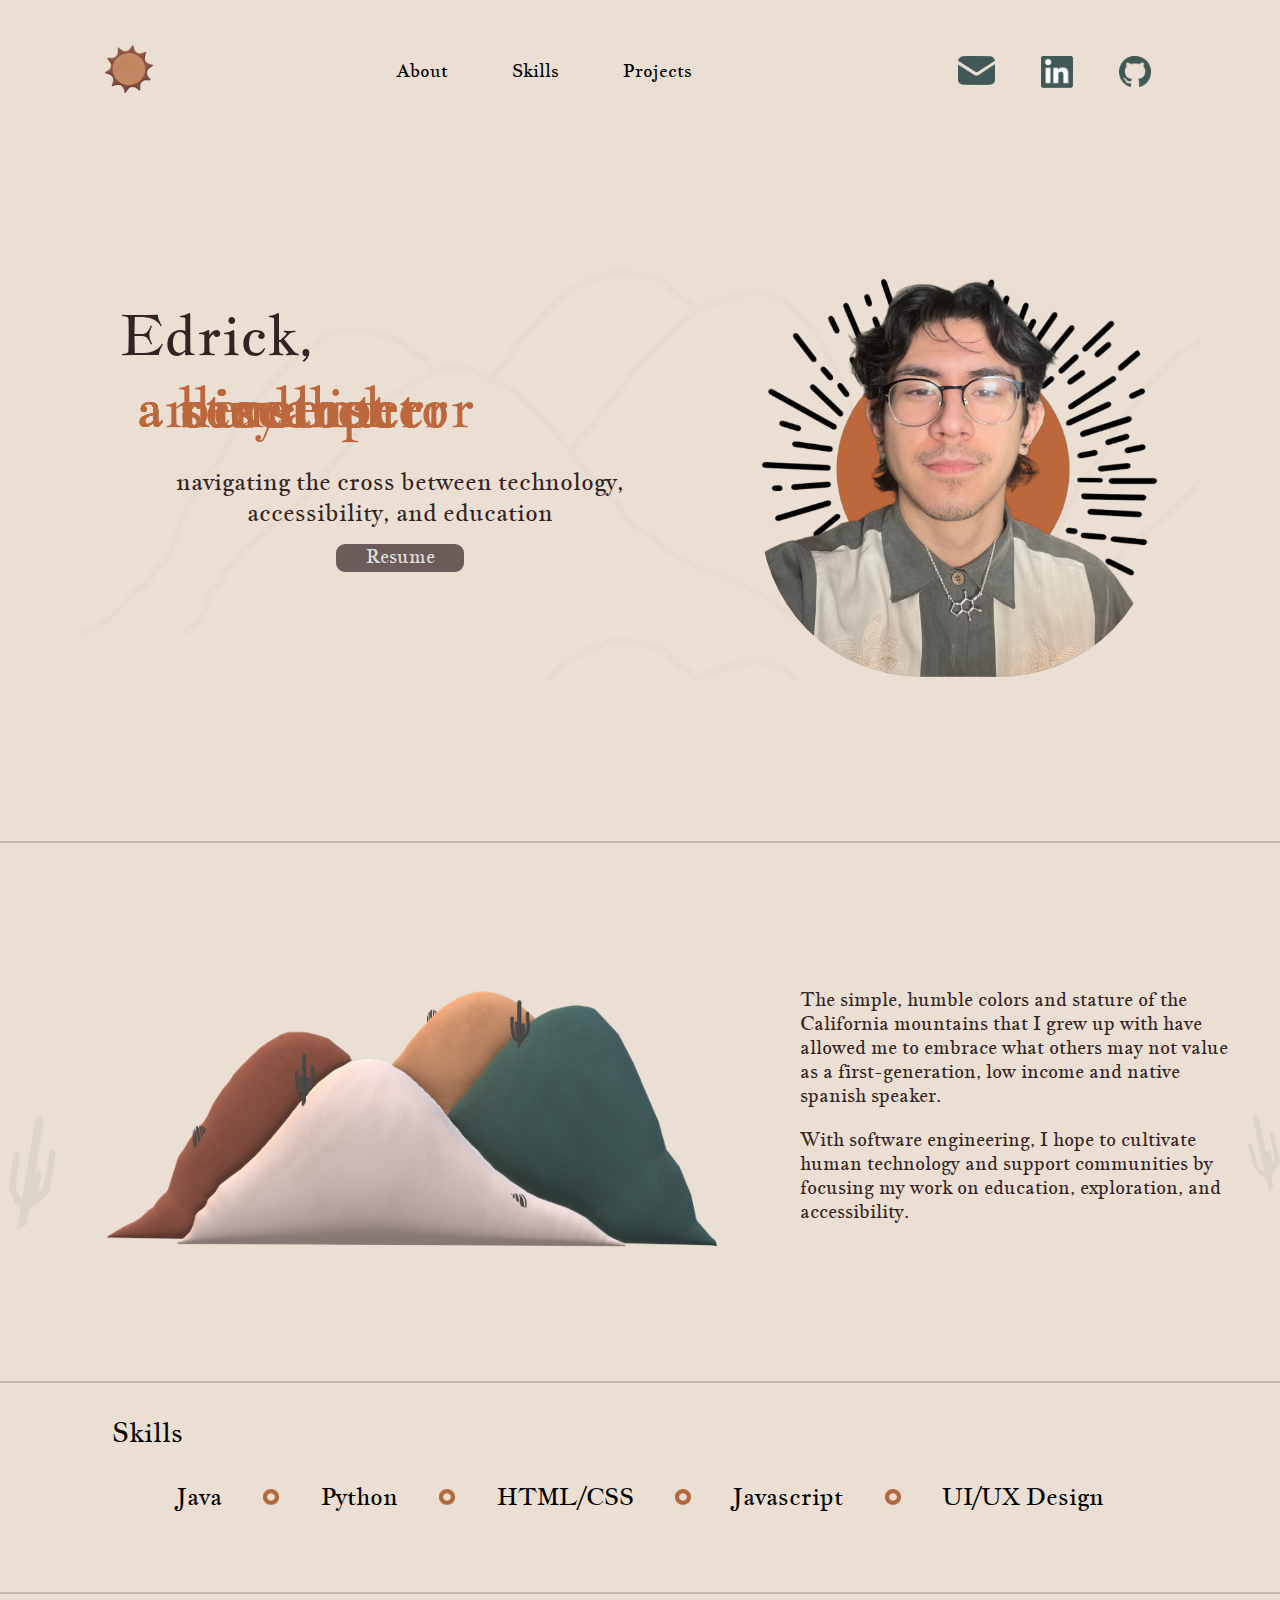
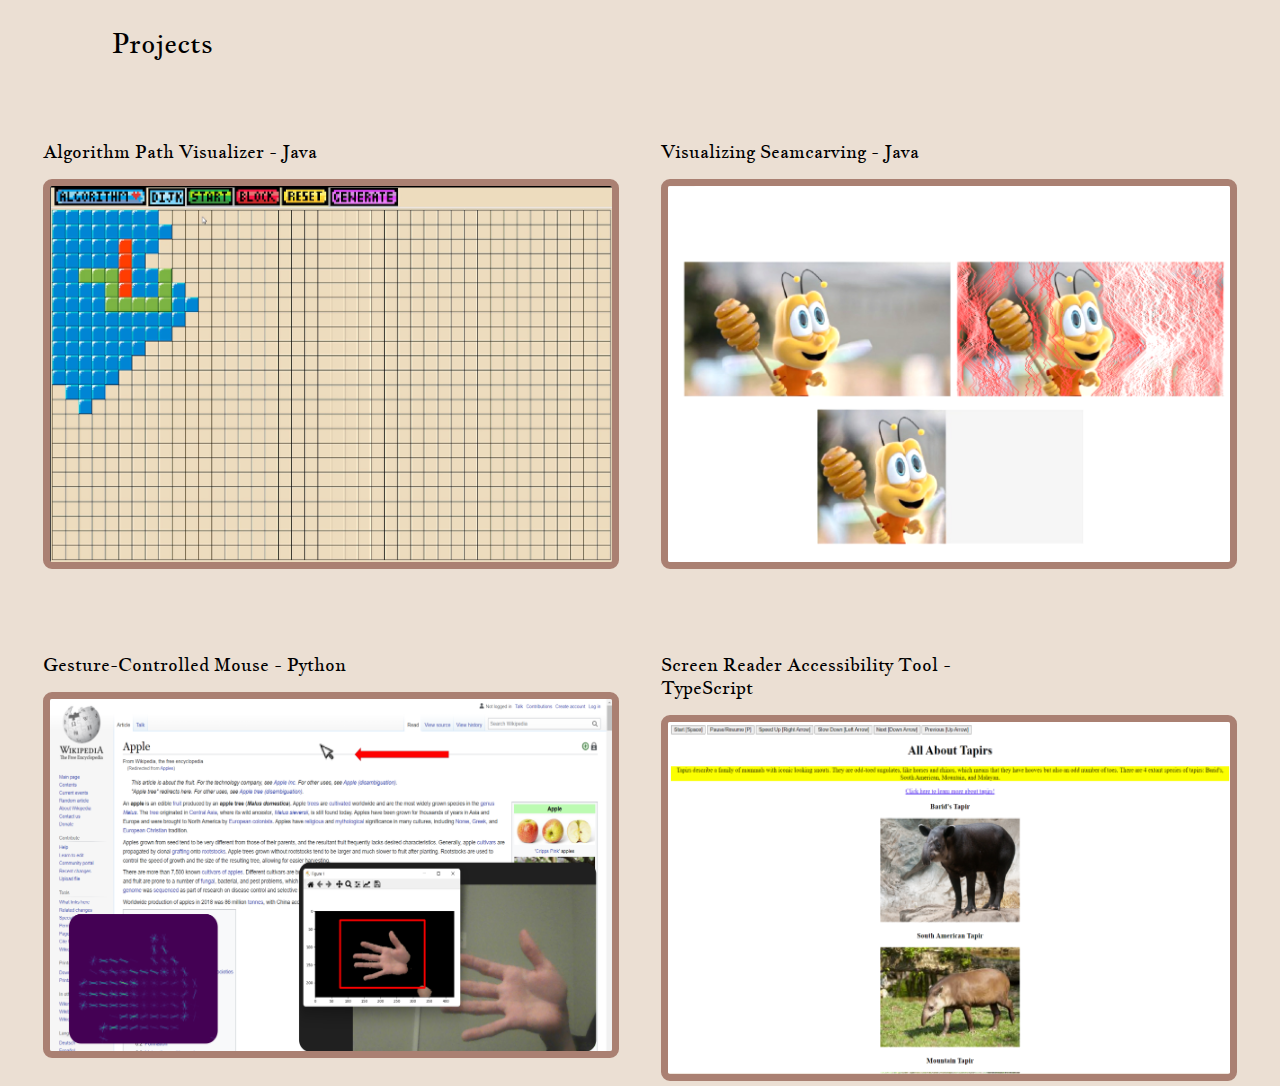
<file: index.html>
<!DOCTYPE html>

<html>
    <head>
        <meta name="viewport" content="width=device-width, initial-scale=1.0" charset="utf-16">
        <title>Ed Portfolio</title>
        <link href="./index.css" rel="stylesheet" type = "text/css">
        <link rel="icon" type="image/x-icon" href="favicon.ico?">
    </head>

    <body>
        <div class = "menubar">

                <div id = "sunIcon">
                    <img src = "./images/sunIcon.png" alt = "sunIcon" style = "max-height: 3rem;">
                </div>

                <div class = "menuButtons">
                    <a class = "buttonElement" href="#aboutPageBreak">About</a>
                    <a class = "buttonElement" href="#skillsPageBreak">Skills</a>
                    <a class = "buttonElement" href="#projectPageBreak">Projects</a>
                </div>

                <div class="socialDrop">
                    <!-- <div class = "socialButton"> -->
                        <!-- <a><img src = "./images/mailIcon.png" alt = "mail icon click to copy" style = "width: 2rem;"></a> -->
                        <!-- <input  value = "edrickgro@gmail.com" style = "width: 2.3rem;" type="image" src="./images/mailIcon.png" id = "mailIcon" onclick="copy()"/> -->

                        <!-- <div id = "copiedMessage">
                            <p>Copied to clipboard!</p>
                        </div> -->

                    <!-- </div> -->
                    <!-- <div class = "socialButton"> -->
                        <!-- <a href = "https://www.linkedin.com/in/edrick-guerrero-a8182118b/" target="_blank"><img src = "./images/LinkedIn.png" alt = "Linked In profile link" style = "width: 2rem;"></a> -->
                    <!-- </div> -->
                    <!-- <div class = "socialButton"> -->
                        <!-- <a href = "https://github.com/Edrickgro" target = "_blank"><img src = "./images/githubIcon.png" alt = "Github profile Link" style = "width: 2rem;"></a> -->
                    <!-- </div> -->

                    <div class = "socialButton">

                        <div>
                            <input  value = "edrickgro@gmail.com" style = "width: 2.3rem;" type="image" src="./images/mailIcon.png" id = "mailIcon" onclick="copy()"/>
                        </div>

                        <div>
                            <a href = "https://www.linkedin.com/in/edrick-guerrero-a8182118b/" target="_blank" style = "padding: 0;"><img src = "./images/LinkedIn.png" alt = "Linked In profile link" style = "width: 2rem;"></a>
                        </div>

                        <div>
                            <a href = "https://github.com/Edrickgro" target = "_blank" style = "padding:0;"><img src = "./images/githubIcon.png" alt = "Github profile Link" style = "width: 2rem;"></a>
                        </div>

                    </div>

                    <div id = "copiedMessage">
                        <p>Copied to clipboard!</p>
                    </div>
                    

                </div>

                
               
        </div>

        <script>
            function copy() {
              var copyText = document.getElementById("mailIcon");
              copyText.select();
              navigator.clipboard.writeText(copyText.value);

              var copyMessage = document.getElementById("copiedMessage");
              copyMessage.style.opacity = 1;

              setTimeout(() => {copyMessage.style.opacity = 0;}, 1000)
            }
        </script>

        <div id = "introductionPage">


            <div id = "introductionPageText">

                <!-- <a style = "color: #BC673C;">a student</a> -->
               
                <div class="content-slider">
                    <div>
                        <a style = "color: #332424; font-size: 3.5rem;">Edrick,</a> 
                    </div>
                    <div class="slider">
                        <div class="mask">
                            <ul>
                                <li class="anim1">
                                <div class="quote"> an instructor</div>
                                </li>
                                <li class="anim2">
                                <div class="quote"> a developer</div>
                                </li>
                                <li class="anim3">
                                <div class="quote"> a student</div>
                                </li>
                                <li class="anim4">
                                <div class="quote"> a bicyclist</div>
                                </li>
                                <li class="anim5">
                                <div class="quote"> a researcher</div>
                                </li>
                            </ul>   
                        </div>
                    </div>
                </div>

                

                <div style = "width: 100%;">
                    <p style = "color: #332424; font-size: 1.5rem; margin-top: 1rem;">navigating the cross between technology, accessibility, and education</p>
                </div>

                <div id = "modalButton">
                    <div id = "mButton">
                        <a href = "Edrick_Resume.pdf" target = "_blank">Resume</a>
                    </div>
                </div>

                <!-- <div id="resumeModal" class="modal">

                    <div class="modal-content">
                      <span class="close">&times;</span>
                      <iframe src = "./Edrick_Resume.pdf" width = "100%" height = "750rem"></iframe>
                    </div>
                  
                </div> -->

                <!-- <script>
                    var modal = document.getElementById("resumeModal");
                    var btn = document.getElementById("modalButton");
                    var span = document.getElementsByClassName("close")[0];

                    btn.onclick = function() {
                      modal.style.display = "block";
                    }
                    
                    span.onclick = function() {
                      modal.style.display = "none";
                    }
                    
                    
                </script> -->

            </div>


            <div>
                <img alt = "selfPortrait" src = "./images/portrait.png" style = "max-width: 25rem; border-radius:40%;">
            </div>

        </div>

        <div id = "aboutPageBreak">
            <hr style = "color: rgb(51, 36, 36, 0.21); max-width: 80rem; border: 1px solid; margin: auto; margin-top: 10rem;">
        </div>


        <div id = "aboutPage">

            <div style = "margin-top: 8rem; transform: rotate(22deg)">
                <img class = "cactus" style = "width: 3rem;" src = "images/cactusVector.png">
            </div>

            <div style = "max-width: 50%; margin: auto; line-height: 0;">
                <img alt = "mountains portrait" src = "./images/mountains2D.png" style = "width: 100%;">
            </div>

            <div style = "max-width: 28rem; margin-left: .4rem;">
                <p>
                    The simple, humble colors and stature of the California
                    mountains that I grew up with have allowed me to embrace
                    what others may not value as a first-generation, low income
                    and native spanish speaker.

                </p>
                <br>
                <p>
                    With software engineering, I hope to cultivate human technology
                    and support communities by focusing my work on education,
                    exploration, and accessibility.
                </p>
            </div>

            <div style = "margin-top: 8rem;">
                <img class = "cactus" style = "width: 2rem;"src = "images/cactusVector.png">
            </div>

        </div>

        <div id = "skillsPageBreak">
            <hr style = "color: rgb(51, 36, 36, 0.21); max-width: 80rem; border: 1px solid; margin: auto; margin-top: 7rem;">
        </div>

        <div style = "margin-left: 7rem; margin-top: 2rem;font-size: 1.7rem;">
            <p>Skills</p>
        </div>

        <div class = "skillsPage">
            <p>Java</p>
            <img alt = "circleImage" src = "images/circle.png">
            <p>Python</p>
            <img alt = "circleImage" src = "images/circle.png">
            <p>HTML/CSS</p>
            <img alt = "circleImage" src = "images/circle.png">
            <p>Javascript</p>
            <img alt = "circleImage" src = "images/circle.png">
            <p>UI/UX Design</p>

        </div>

        <div id = "projectPageBreak">
            <hr style = "color: rgb(51, 36, 36, 0.21); max-width: 80rem; border: 1px solid; margin: auto; margin-top: 5rem;">
        </div>


        <div style = "margin-left: 7rem; margin-top: 2rem;font-size: 1.7rem;">
            <p>Projects</p>
        </div>
        <div class = "projectSlide">

            <div class = "projectSlideElement">
                <p>Algorithm Path Visualizer - Java</p>
                <a href = "projects/algorithms/algorithms.html" target="_blank"><img alt = "algorithm project" src = "projects/algorithms/images/algorithms_screen.png"></a>
            </div>

            <div class = "projectSlideElement">
                <p>Visualizing Seamcarving - Java</p>
                <a href = "./projects/seamcarve/seamcarve.html" target="_blank"> <img src = "./projects/seamcarve/images/seamcarve_demo.png" alt = "seamcarve project"></a>
            </div>

            <div class = "projectSlideElement">
                <p>Gesture-Controlled Mouse - Python</p>
                <a href = "./projects/gestureMouse/gesture.html" target = "_blank"><img src = "./projects/gestureMouse/images/gesture_demo.png" alt = "gesture project"></a>
            </div>

            <div class = "projectSlideElement">
                <p>Screen Reader Accessibility Tool - TypeScript</p>
                <a href = "./projects/screenReader/screenReader.html" target="_blank"><img src = "images/screenReader.png" alt = "screen reader project"></a>
            </div>

        </div>
    </body>
</html>
</file>
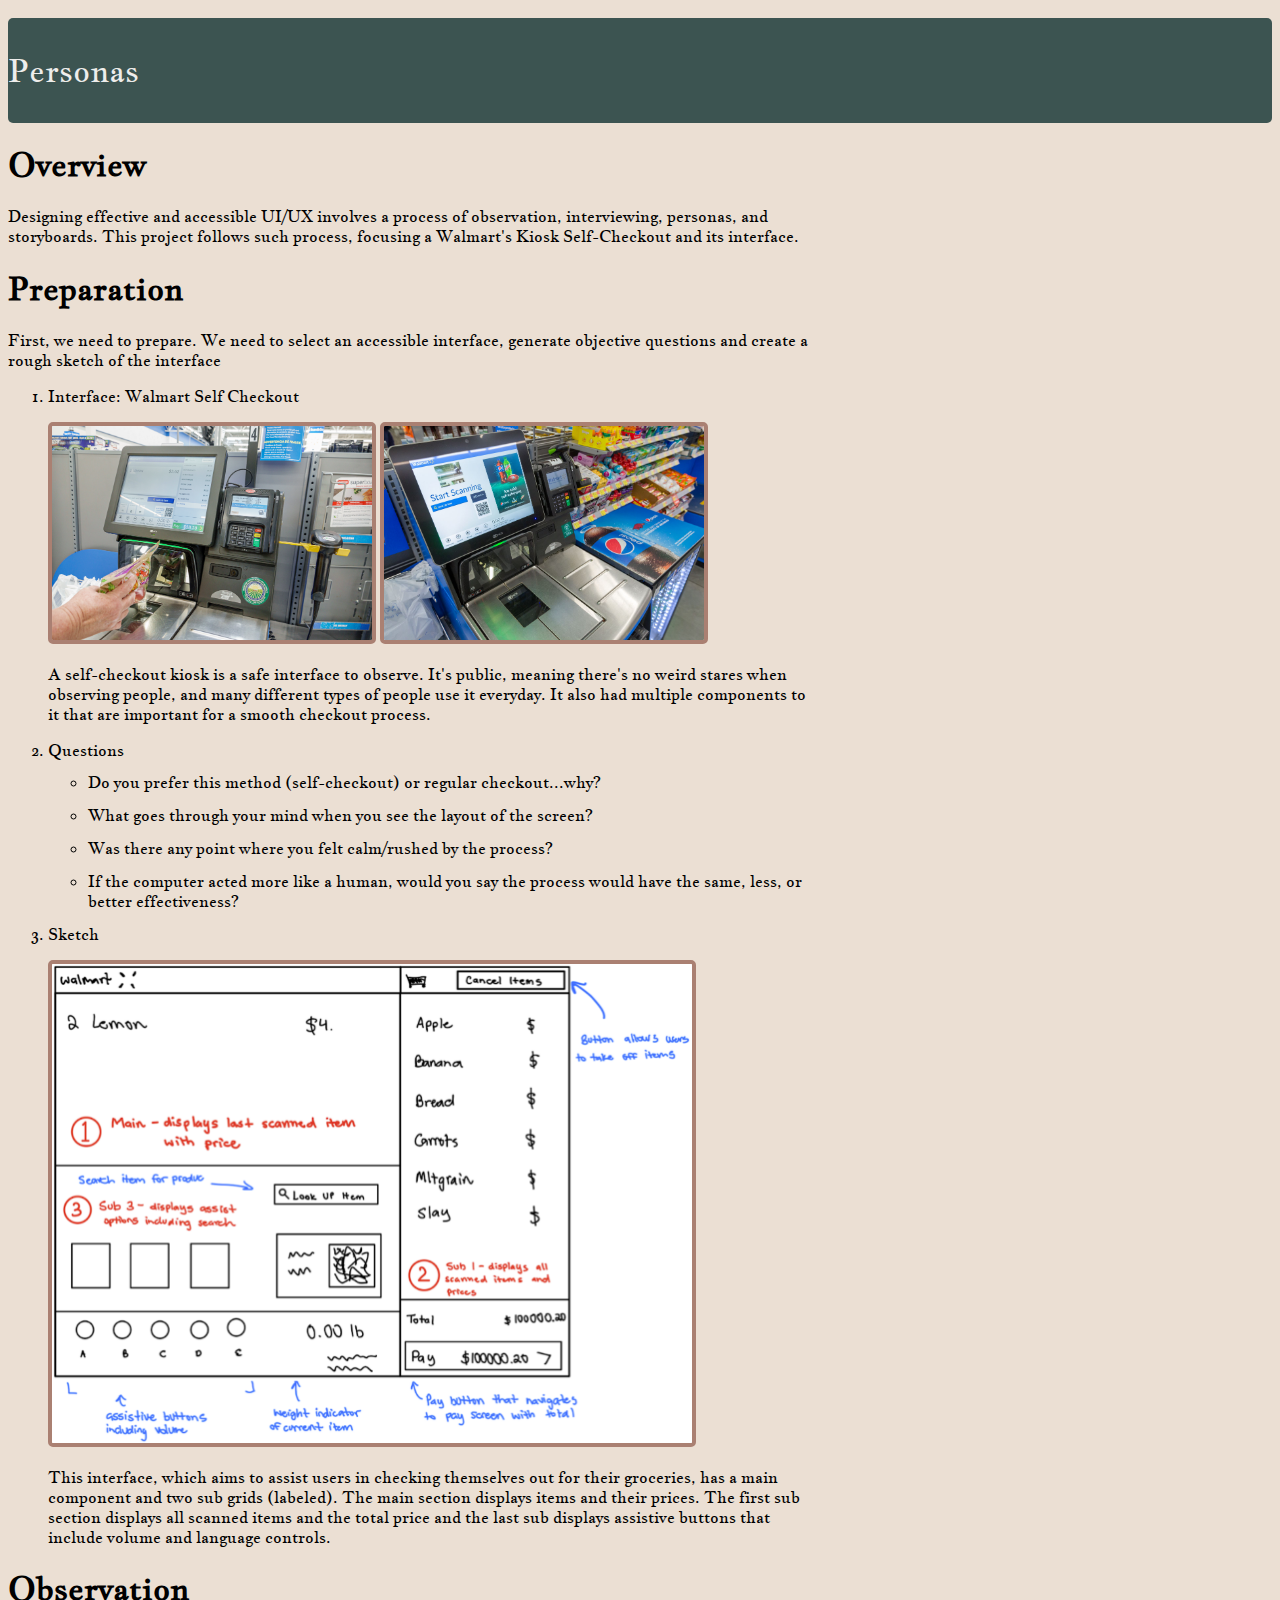
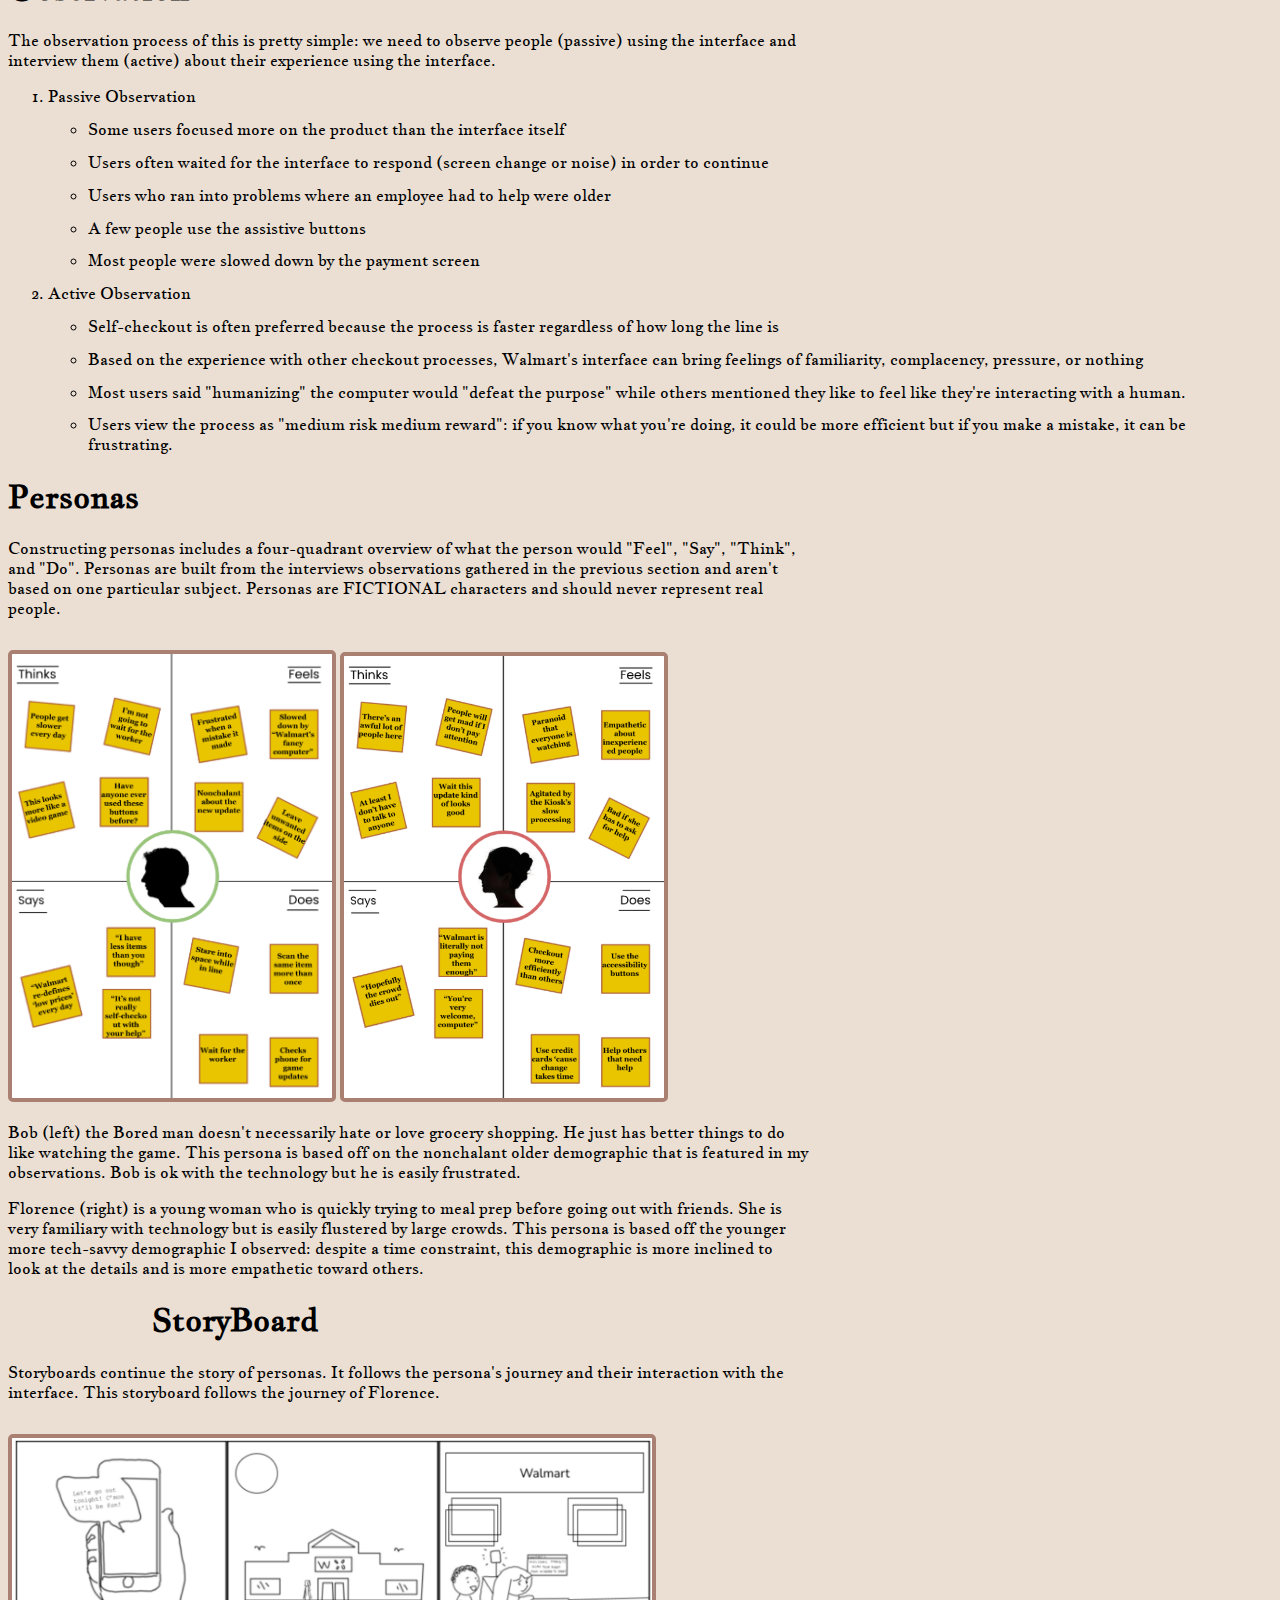
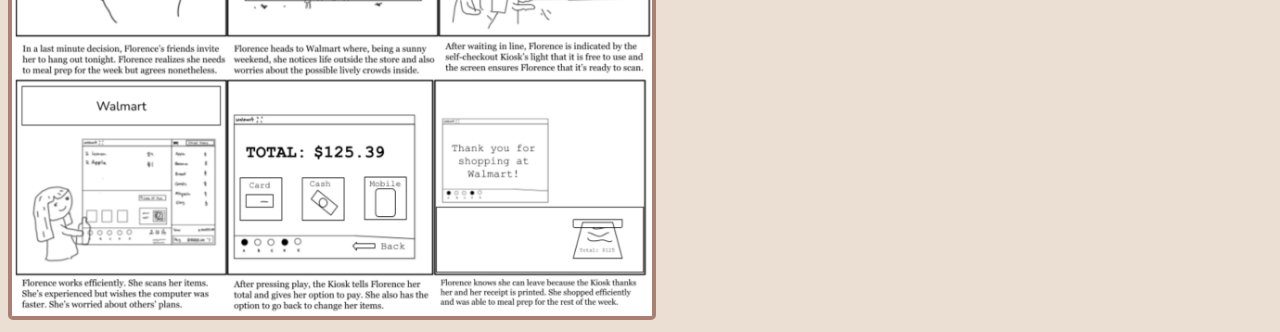
<file: projects/personas/personas.html>
<!DOCTYPE html>

<html>
    <head>
        <meta name="viewport" content="width=device-width, initial-scale=1.0" charset="utf-16">
        <title>"Personas"</title>
        <link href="../styles.css" rel="stylesheet" type = "text/css">
    </head>

    <body>
        <div class = "menuBar">

                <div style = "margin-right: 0rem;">
                    <p>Personas</p>
                </div>
    
        </div>

        <div class = "headerContainer">
            <div>
                <h1>Overview</h1>
            </div>
    
            <div class = "subHeaders">
                <p>Designing effective and accessible UI/UX involves a process of observation, 
                    interviewing, personas, and storyboards. This project follows such process, 
                    focusing a Walmart's Kiosk Self-Checkout and its interface.
                </p>
            </div>
        </div>

        <div class = "headerContainer">
            <div>
                <h1>Preparation</h1>
            </div>

            <div class = "subHeaders">
                <p>First, we need to prepare. We need to select an accessible
                    interface, generate objective questions and create a rough
                    sketch of the interface
                </p>

                <ol>
                    <li>Interface: Walmart Self Checkout</li>
                    <img src = "images/walmart-scanning.webp">
                    <img src = "images/walmart-start.jpeg">
                    <p>A self-checkout kiosk is a safe interface to observe. 
                        It's public, meaning there's no weird stares when observing 
                        people, and many different types of people use it everyday. 
                        It also had multiple components to it that are important for 
                        a smooth checkout process.</p>
                    <li>Questions</li>

                    <ul>
                        <li>Do you prefer this method (self-checkout) or regular checkout...why?</li>
                        <li>What goes through your mind when you see the layout of the screen?</li>
                        <li>Was there any point where you felt calm/rushed by the process?</li>
                        <li>If the computer acted more like a human, would you say the process
                            would have the same, less, or better effectiveness?
                        </li>
                    </ul>

                    <li>Sketch</li>
                    <img src = "images/interface-sketch.png" style = "max-width: 40rem;">
                    <p>This interface, which aims to assist users in checking themselves out for their groceries,
                        has a main component and two sub grids (labeled). The main section displays items and
                        their prices. The first sub section displays all scanned items and the total price and
                        the last sub displays assistive buttons that include volume and language controls.
                    </p>
                </ol>
                </div>
            </div>
        </div>

        <div class = "headerContainer">
            <div>
                <h1>Observation</h1>
            </div>

            <div class = "subHeaders">
                <p>The observation process of this is pretty simple: we need to observe people (passive)
                    using the interface and interview them (active) about their experience using the interface.
                </p>
            </div>

            <ol>
                <li>Passive Observation</li>
                <ul>
                    <li>Some users focused more on the product than the interface itself</li>
                    <li>Users often waited for the interface to respond (screen change or noise)
                        in order to continue
                    </li>
                    <li>Users who ran into problems where an employee had to help were older</li>
                    <li>A few people use the assistive buttons</li>
                    <li>Most people were slowed down by the payment screen</li>
                </ul>
                <li>Active Observation</li>
                <ul>
                    <li>Self-checkout is often preferred because the process is faster regardless of
                        how long the line is
                    </li>
                    <li>Based on the experience with other checkout processes, Walmart's interface can
                        bring feelings of familiarity, complacency, pressure, or nothing
                    </li>
                    <li>Most users said "humanizing" the computer would "defeat the purpose" while others mentioned
                        they like to feel like they're interacting with a human.
                    </li>
                    <li>Users view the process as "medium risk medium reward": if you know what you're doing, it could
                        be more efficient but if you make a mistake, it can be frustrating. 
                    </li>
                </ul>
            </ol>

        </div>


        <div class = "headerContainer">
            <div>
                <h1>Personas</h1>
            </div>

            <div class = "subHeaders">
                <p>Constructing personas includes a four-quadrant 
                    overview of what the person would "Feel", "Say", 
                    "Think", and "Do". Personas are built from the 
                    interviews observations gathered in the previous 
                    section and aren't based on one particular subject. 
                    Personas are FICTIONAL characters and should never 
                    represent real people.
                </p>

                <img src = "images/bob-persona.png">
                <img src = "images/florence-persona.png">

                <p>
                    Bob (left) the Bored man doesn't necessarily hate or 
                    love grocery shopping. He just has better things to do 
                    like watching the game. This persona is based off on the 
                    nonchalant older demographic that is featured in my observations. 
                    Bob is ok with the technology but he is easily frustrated.
                </p>

                <p>
                    Florence (right) is a young woman who is quickly trying 
                    to meal prep before going out with friends. She is very 
                    familiary with technology but is easily flustered by large 
                    crowds. This persona is based off the younger more tech-savvy 
                    demographic I observed: despite a time constraint, this demographic 
                    is more inclined to look at the details and is more empathetic toward others.
                </p>
            </div>


        </div>

        <div class = "headerContainer">
            <div class = "headers">
                <h1>StoryBoard</h1>
            </div>

            <div class = "subHeaders">
                <p>Storyboards continue the story of personas. It follows
                    the persona's journey and their interaction with the interface.
                    This storyboard follows the journey of Florence.
                </p>

                <img src = "images/storyboard.png" style = "max-width: 40rem;">
            </div>
        </div>

        

    </body>
</html>
</file>
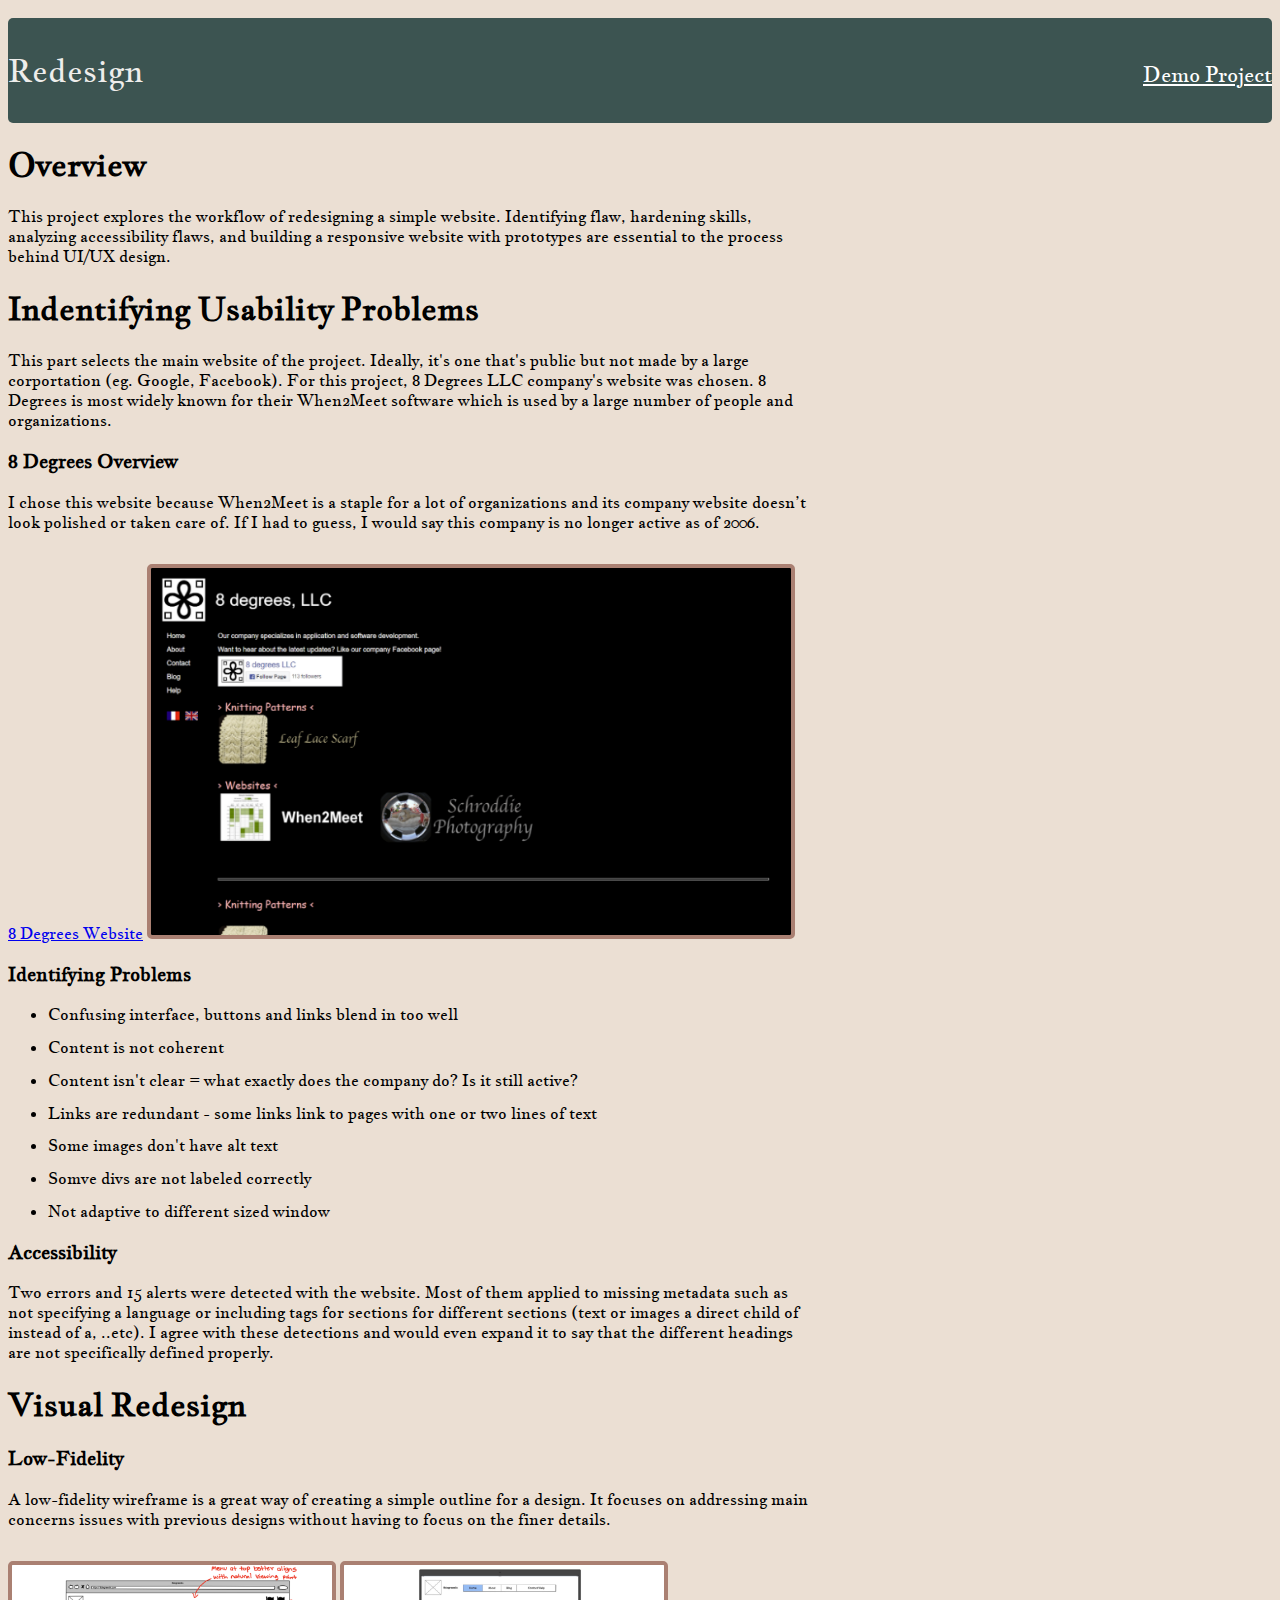
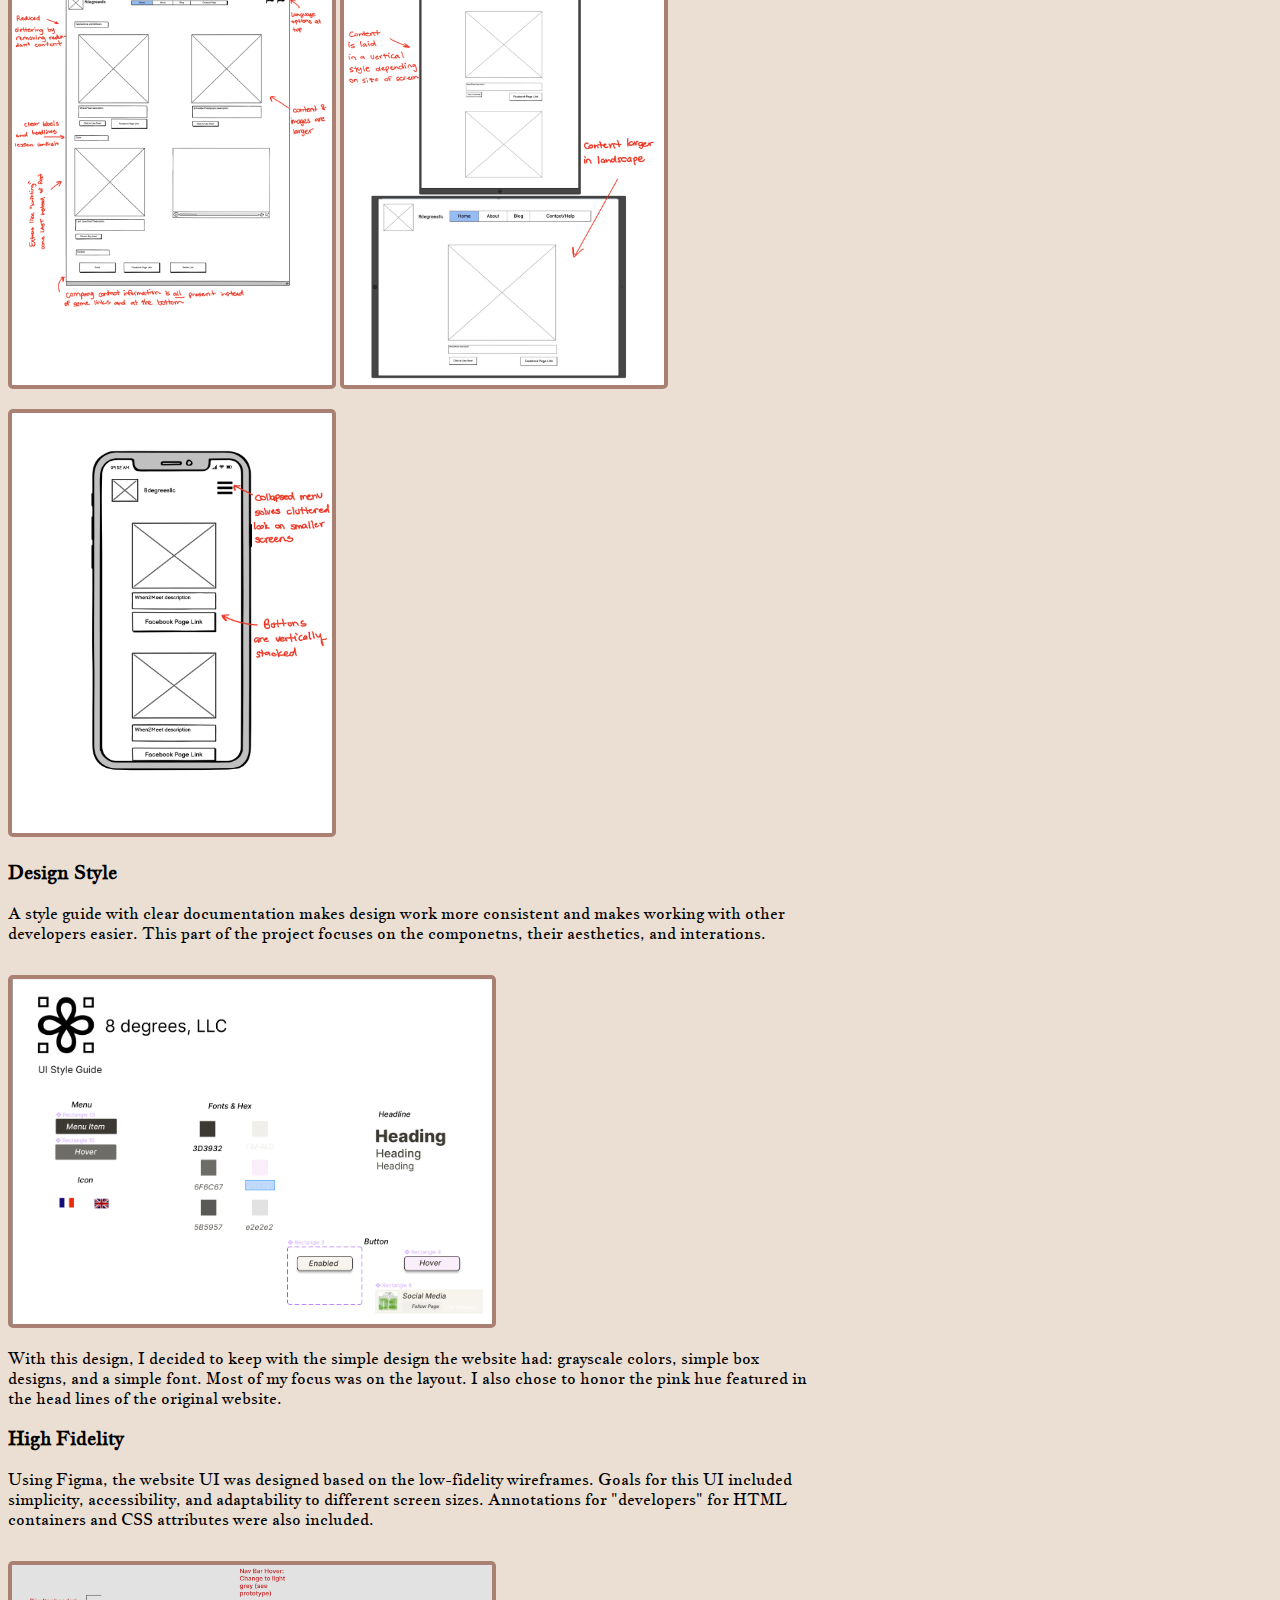
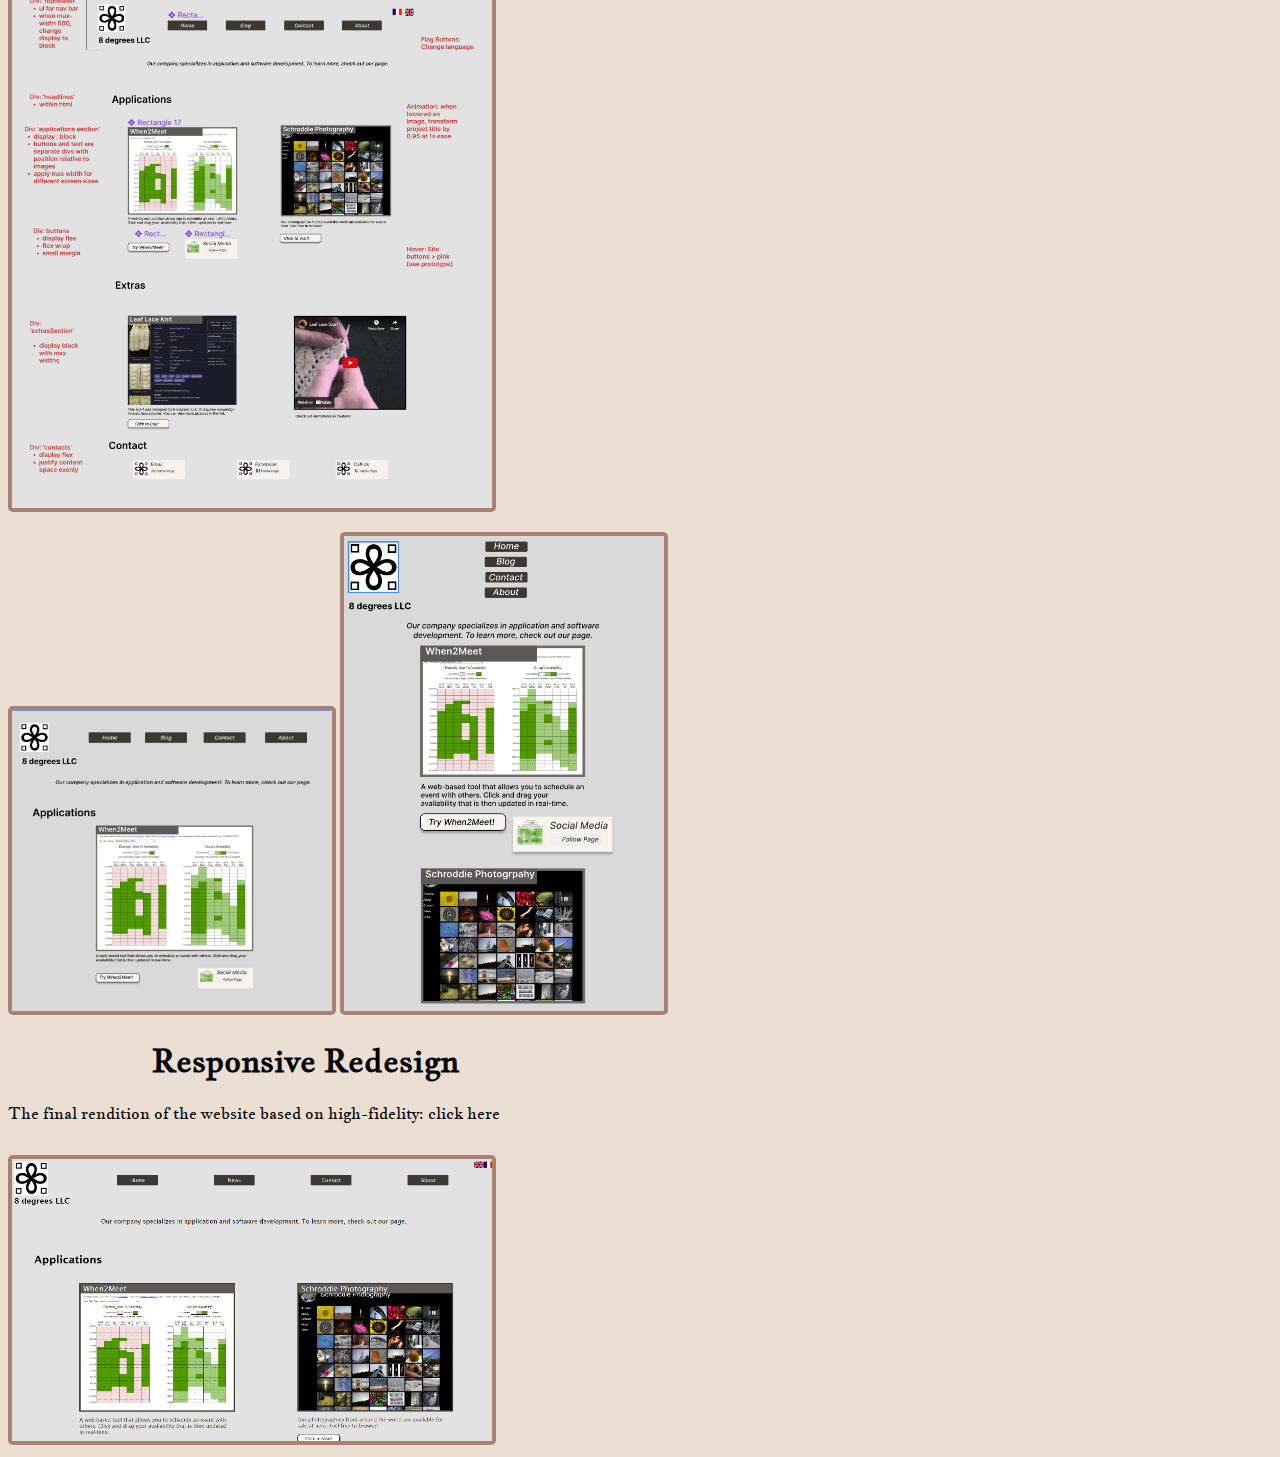
<file: projects/redesign/redesign.html>
<!DOCTYPE html>

<html>
    <head>
        <meta name="viewport" content="width=device-width, initial-scale=1.0" charset="utf-16">
        <title>"Redesign"</title>
        <link href="../styles.css" rel="stylesheet" type = "text/css">
    </head>

    <body>
        <div class = "menuBar">

                <div style = "margin-right: 60rem;">
                    <p>Redesign</p>
                </div>

                <div>
                    <p><a href = "screen_test_2.html" style = "color: white;"><u>Demo Project</u></a></p>
                </div>
    
        </div>

        <div class = "headerContainer">
            <div>
                <h1>Overview</h1>
            </div>
    
            <div class = "subHeaders">
                <p>This project explores the workflow of 
                    redesigning a simple website. Identifying 
                    flaw, hardening skills, analyzing accessibility 
                    flaws, and building a responsive website with prototypes 
                    are essential to the process behind UI/UX design.</p>
            </div>
        </div>

        <div class = "headerContainer">
            <div>
                <h1>Indentifying Usability Problems</h1>
            </div>

            <div class = "subHeaders">
                <p>
                    This part selects the main website of the project. 
                    Ideally, it's one that's public but not made by a large 
                    corportation (eg. Google, Facebook). For this project, 
                    8 Degrees LLC company's website was chosen. 8 Degrees is 
                    most widely known for their When2Meet software which is 
                    used by a large number of people and organizations.
                </p>

                <h3>8 Degrees Overview</h3>

                <p>
                    I chose this website because When2Meet is a staple for a lot 
                    of organizations and its company website doesn’t look polished 
                    or taken care of. If I had to guess, I would say this company 
                    is no longer active as of 2006.
                </p>
                <a href = "https://www.8degreesllc.com/">8 Degrees Website</a>

                <img src = "images/8degrees.png" style = "max-width: 40rem;">

                <h3>Identifying Problems</h3>

                <ul>
                    <li>Confusing interface, buttons and links blend in too well</li>
                    <li>Content is not coherent</li>
                    <li>Content isn't clear = what exactly does the company do? Is it still active?</li>
                    <li>Links are redundant - some links link to pages with one or two lines of text</li>
                    <li>Some images don't have alt text</li>
                    <li>Somve divs are not labeled correctly</li>
                    <li>Not adaptive to different sized window</li>
                </ul>

                <h3>Accessibility</h3>

                <p>Two errors and 15 alerts were detected with the website. Most of them applied
                    to missing metadata such as not specifying a language or including
                    tags for sections for different sections (text or images a direct child of instead
                    of a, ..etc). I agree with these detections and would even expand it to say that
                    the different headings are not specifically defined properly. 
                </p>
        
                </div>
            </div>
        </div>

        <div class = "headerContainer">
            <div>
                <h1>Visual Redesign</h1>
            </div>

            <div class = "subHeaders">
                <h3>Low-Fidelity</h3>
                <p>
                    A low-fidelity wireframe is a great way of 
                    creating a simple outline for a design. It 
                    focuses on addressing main concerns issues with 
                    previous designs without having to focus on the 
                    finer details.
                </p>

                <img src = "images/web.png" style = "max-width: 20rem;">
                <img src = "images/tablet.png">
                <img src = "images/mobile.png">



                <h3>Design Style</h3>

                <p>A style guide with clear documentation makes design work more consistent and makes working with other developers easier. This part of the project focuses on the componetns, their aesthetics, and interations.</p>

                <img src = "images/style.png" style = "max-width: 30rem;">

                <p>With this design, I decided to keep with the simple design the website had: grayscale colors, simple box designs, and a simple font. Most of my focus was on the layout. I also chose to honor the pink hue featured in the head lines of the original website.</p>

                <h3>High Fidelity</h3>

                <p>Using Figma, the website UI was designed based on the low-fidelity wireframes. Goals for this UI included simplicity, accessibility, and adaptability to different screen sizes. Annotations for "developers" for HTML containers and CSS attributes were also included.</p>

                <img src = "images/highweb.png" style = "max-width: 30rem;">
                <img src = "images/hightablet.png" style = "max-width: 20rem;">
                <img src = "images/highmobile.png" style = "max-width: 20rem;">
            </div>
        </div>


        <div class = "headerContainer">

            <div class = "headers">
                <h1>Responsive Redesign</h1>
            </div>

            <div class = "subHeaders">
                <p>The final rendition of the website based on high-fidelity: <a src ="https://perraperra999.github.io/UIUXRedesign/">click here</a></p>

                <img src = "images/final.png" style = "max-width: 30rem;">
            </div>

        </div>
    </body>
</html>
</file>
<file: index.css>
*{
    margin: 0;
    padding: 0;
    box-sizing: border-box;


    /* color: #0f0 !important; */
    /* outline: solid #f00 1px !important; */
}

 
@font-face {
    font-family: 'jacques francois';
    src: url('./JacquesFrancois-Regular.ttf');
}

html{
    background-color: #EBDFD3;
    font-family: 'jacques francois';
    scroll-behavior: smooth;
}

.menubar{
    /* #EFE6DD */
    overflow: hidden;
    /* background-color: aquamarine; */
    display: flex;
    justify-content: space-around;
    max-width: 81rem;
    margin: auto;
    border-radius: 8px;
    margin-top: 1rem;
    align-items: center;
    flex-wrap: wrap;
}

.socialDrop{
  margin-top: 2.5rem;
  width: 15rem;
  height: auto;
  display: flex;
  justify-content: center;
  flex-wrap: wrap;
  align-items: center;
}

.socialButton{
  display: flex;
  justify-content: space-around;
  height: 100%;
  width: 100%;
}

#copiedMessage{
  opacity: 0;
  background-color:rgba(121, 142, 123, 0.192);
  border-radius: 6px;
  text-align: center;
  height: 2rem;
  width: 12rem;
  position: relative;
}

#copiedMessage p{
  padding-top: 0.3rem;
}

.menubar a {
 float: left;
 color: #000000;
 text-align: center;
 padding: 2.4rem 2rem;
 text-decoration: none;
 font-weight:400;
 font-size: 1.12rem;
 }

.buttonElement{
  -webkit-transform: scale(1);
	transform: scale(1);
	-webkit-transition: .3s ease-in-out;
	transition: .3s ease-in-out;
}

.buttonElement:hover{
  color:#BC673C;
  -webkit-transform: scale(1.1);
	transform: scale(1.1);
}



.modal{
  display:none;
  z-index: 1;
  background-color: #3C5451;
  overflow: auto;
  position: fixed;
  width: 50%;
  height: auto;
  left: 22rem;
  top: 4rem;
  border-radius: 5px;
  animation: popup 0.4s;
}



#mButton:hover{
  background-color:rgba(51, 36, 36, 0.314);
  cursor: pointer;
}

.close {
  color: #aaaaaa;
  float: right;
  font-size: 28px;
  font-weight: bold;
  margin-right: 1rem;
}

.close:hover,
.close:focus {
  color: #000;
  text-decoration: none;
  cursor: pointer;
}


#introductionPage{
    display: flex;
    flex-wrap: wrap;
    justify-content: space-around;
    margin: auto;
    margin-top: 9rem;
    text-align: center;
    align-items: center;
    background-image: url("./images/mountainsVector5.png");
    background-size: 55rem;
    max-width: 70rem;
}


#introductionPageText{
    max-width: 35rem;
    margin-bottom: 5rem;
}


#modalButton{
  width: 100%;
  margin-top: 1rem;

}

#mButton{
  font-size: 1.2rem;
  background-color:rgba(51, 36, 36, 0.698);
  font-family: 'jacques francois';
  border-radius: 9px;
  width: 8rem;
  text-align: center;
  height: 1.7rem;
  margin: auto;
}

#mButton a{
  color: rgb(252, 250, 248, 0.85);
  text-decoration: none;
}



#sunIcon{
  animation: rotation 15s infinite;
}

#aboutPage{
    margin-top: 7rem;
    display: flex;
    justify-content: space-around;
    flex-wrap: wrap;
    max-width: 80rem;
    margin: auto;
    margin-top: 9rem;
}

.cactus{
  /* animation: rotateBack 2s infinite; */
}

#aboutPage p{
    color: #332424;
    font-size: 1.2rem;
}

.skillsPage img{
    max-width: 1rem;
    height: 1rem;
    margin: auto;
}

.skillsPage{
    margin: auto;
    margin-top: 2rem;
    margin-bottom: 5rem;
    display: flex;
    justify-content:space-evenly;
    flex-wrap: wrap;
    max-width: 60rem;
    font-size: 1.5rem;
}


.skillsPage p{
  margin-right: 1rem;
  margin-left: 1rem;
}

.projectSlide{
  display: flex;
  justify-content: space-evenly;
  flex-wrap: wrap;
}

.projectSlideElement{
  margin-top: 5rem;
  margin-left: 0rem;
  font-size: 1.1rem;
  width: 36rem;
  height: auto;
}

.projectSlideElement p{
  border-radius: 6px;
  width: 24rem;
}

.projectSlideElement img{
  border-radius: 9px;
  border: 7px solid rgb(137, 81, 66, 0.67);
  margin-top: 1rem;
  -webkit-transform: scale(1);
	transform: scale(1);
	-webkit-transition: .3s ease-in-out;
	transition: .3s ease-in-out;
  height: 90%;
  width: 100%;
}

.projectSlideElement:hover img{
  -webkit-transform: scale(1.05);
	transform: scale(1.05);
}

.content-slider {
  max-width: 100%;
  height: auto;
  display: flex;
  flex-wrap: wrap;
}

.slider {
  /* width: 20rem; */
  width: 22.9rem;
  overflow: visible;
}

.mask {
  overflow: hidden;
  height: 5rem;
}

.slider ul {
  margin: 0;
  padding: 0;
  position: relative;
}

.slider li {
  position: absolute;
  list-style: none;
}

.slider .quote {
  font-size: 3.5rem;
  color:#BC673C;
  margin-left: 1rem;
}


.slider li.anim1 {
  animation: cycle 15s linear infinite;
}

.slider li.anim2 {
  animation: cycle2 15s linear infinite;
}

.slider li.anim3 {
  animation: cycle3 15s linear infinite;
}

.slider li.anim4 {
  animation: cycle4 15s linear infinite;
}

.slider li.anim5 {
  animation: cycle5 15s linear infinite;
}

.slider:hover li {
  animation-play-state: paused;
}

@keyframes cycle {
  0% {
    top: 0rem;
  }
  4% {
    top: 0rem;
  }
  16% {
    top: 0rem;
    opacity: 1;
    z-index: 0;
  }
  20% {
    top: 2rem;
    opacity: 0;
    z-index: 0;
  }
  21% {
    top: -2rem;
    opacity: 0;
    z-index: -1;
  }
  50% {
    top: -2rem;
    opacity: 0;
    z-index: -1;
  }
  92% {
    top: -2rem;
    opacity: 0;
    z-index: 0;
  }
  96% {
    top: -2rem;
    opacity: 0;
  }
  100% {
    top: 0px;
    opacity: 1;
  }
}

@keyframes cycle2 {
  0% {
    top: -2rem;
    opacity: 0;
  }
  16% {
    top: -2rem;
    opacity: 0;
  }
  20% {
    top: 0rem;
    opacity: 1;
  }
  24% {
    top: 0rem;
    opacity: 1;
  }
  36% {
    top: 0rem;
    opacity: 1;
    z-index: 0;
  }
  40% {
    top: 2rem;
    opacity: 0;
    z-index: 0;
  }
  41% {
    top: -2rem;
    opacity: 0;
    z-index: -1;
  }
  100% {
    top: -2rem;
    opacity: 0;
    z-index: -1;
  }
}

@keyframes cycle3 {
  0% {
    top: -2rem;
    opacity: 0;
  }
  36% {
    top: -2rem;
    opacity: 0;
  }
  40% {
    top: 0rem;
    opacity: 1;
  }
  44% {
    top: 0rem;
    opacity: 1;
  }
  56% {
    top: 0rem;
    opacity: 1;
    z-index: 0;
  }
  60% {
    top: 2rem;
    opacity: 0;
    z-index: 0;
  }
  61% {
    top: -2rem;
    opacity: 0;
    z-index: -1;
  }
  100% {
    top: -2rem;
    opacity: 0;
    z-index: -1;
  }
}

@keyframes cycle4 {
  0% {
    top: -2rem;
    opacity: 0;
  }
  56% {
    top: -2rem;
    opacity: 0;
  }
  60% {
    top: 0rem;
    opacity: 1;
  }
  64% {
    top: 0rem;
    opacity: 1;
  }
  76% {
    top: 0rem;
    opacity: 1;
    z-index: 0;
  }
  80% {
    top: 2rem;
    opacity: 0;
    z-index: 0;
  }
  81% {
    top: -2rem;
    opacity: 0;
    z-index: -1;
  }
  100% {
    top: -2rem;
    opacity: 0;
    z-index: -1;
  }
}

@keyframes cycle5 {
  0% {
    top: -2rem;
    opacity: 0;
  }
  76% {
    top: -2rem;
    opacity: 0;
  }
  80% {
    top: 0rem;
    opacity: 1;
  }
  84% {
    top: 0rem;
    opacity: 1;
  }
  96% {
    top: 0rem;
    opacity: 1;
    z-index: 0;
  }
  100% {
    top: 2rem;
    opacity: 0;
    z-index: 0;
  }
}

@keyframes rotation{
  0%{
    transform: rotate(0deg);
  }
  100%{
    transform: rotate(360deg);
  }
  
}

@keyframes rotateBack{
  0%{
    transform: rotate(0deg);
  }
  50%{
    transform: rotate(8deg);
  }
  100%{
    transform: rotate(0deg);
  }
}

@keyframes popup {
  0%{
    transform: translate(0rem, 20rem);
  }
  5%{
    transform: translate(0rem, 19rem);
  }
  10%{
    transform: translate(0rem, 18rem);
  }
  15%{
    transform: translate(0rem, 17rem);
  }
  20%{
    transform: translate(0rem, 16em); 
  }
  25%{
    transform: translate(0rem, 15rem);
  }
  30%{
    transform: translate(0rem, 14rem); 
  }
  35%{
    transform: translate(0rem, 13rem);
  }
  40%{
    transform: translate(0rem, 12rem); 
  }
  45%{
    transform: translate(0rem, 11rem);
  }
  50%{
    transform: translate(0rem, 10rem); 
  }
  55%{
    transform: translate(0rem, 9rem);
  }
  60%{
    transform: translate(0rem, 8rem); 
  }
  65%{
    transform: translate(0rem, 7rem);
  }
  70%{
    transform: translate(0rem, 6rem); 
  }
  75%{
    transform: translate(0rem, 5rem);
  }
  80%{
    transform: translate(0rem, 4rem); 
  }
  85%{
    transform: translate(0rem, 3rem);
  }
  90%{
    transform: translate(0rem, 2rem); 
  }
  95%{
    transform: translate(0rem, 1rem);
  }
  100%{
    transform: translate(0rem, 0rem); 
  }
}
</file>
<file: projects/styles.css>
html{
    background-color: #EBDFD3;
    font-family: 'jacques francois';
}

@font-face {
    font-family: 'jacques francois';
    src: url('/JacquesFrancois-Regular.ttf');
}

.menuBar{
    display: flex;
    justify-content: space-between;
    background-color: #3C5451;
    margin: auto;
    border-radius: 5px;
    height: 6.5rem;
    height: auto;
    margin-top: 1.1rem;
    max-width: 90rem;
}

.menuBar p{
    font-size: 2rem;
    color: #EEEDEB;
    
}

.menuBar a{
    font-size: 1.3rem;
    text-decoration: none;
    color:#EEEDEB;
}


.subHeaders{
    max-width: 50rem;
}

iframe{
    width: 70rem;
    height: 40rem;
    border-radius: 5px;
    border: 7px solid rgb(137, 81, 66, 0.67);
    box-shadow: 10px 10px rgba(10, 0, 0, 0.15);
}

.iframeContainer{
    display: flex;
    align-items: center;
    justify-content: center;
    margin-left: 0rem;
}

img{
    max-width: 20rem;
    border-radius: 5px;
    border: 4px solid rgb(137, 81, 66, 0.67);
    margin-top: 1rem;
}


li{
    margin-top: 0.8rem;
}

video{
    border: 4px solid rgb(137, 81, 66, 0.67);
    border-radius: 5px;
    max-width: 100%;
    height: auto;
}

.contentContainer{
    max-width: 70rem;
    margin: auto;
}

.bodyContainer{
    margin-top: 5rem;
}

.headers{
    margin-left: 9rem;
}
</file>
